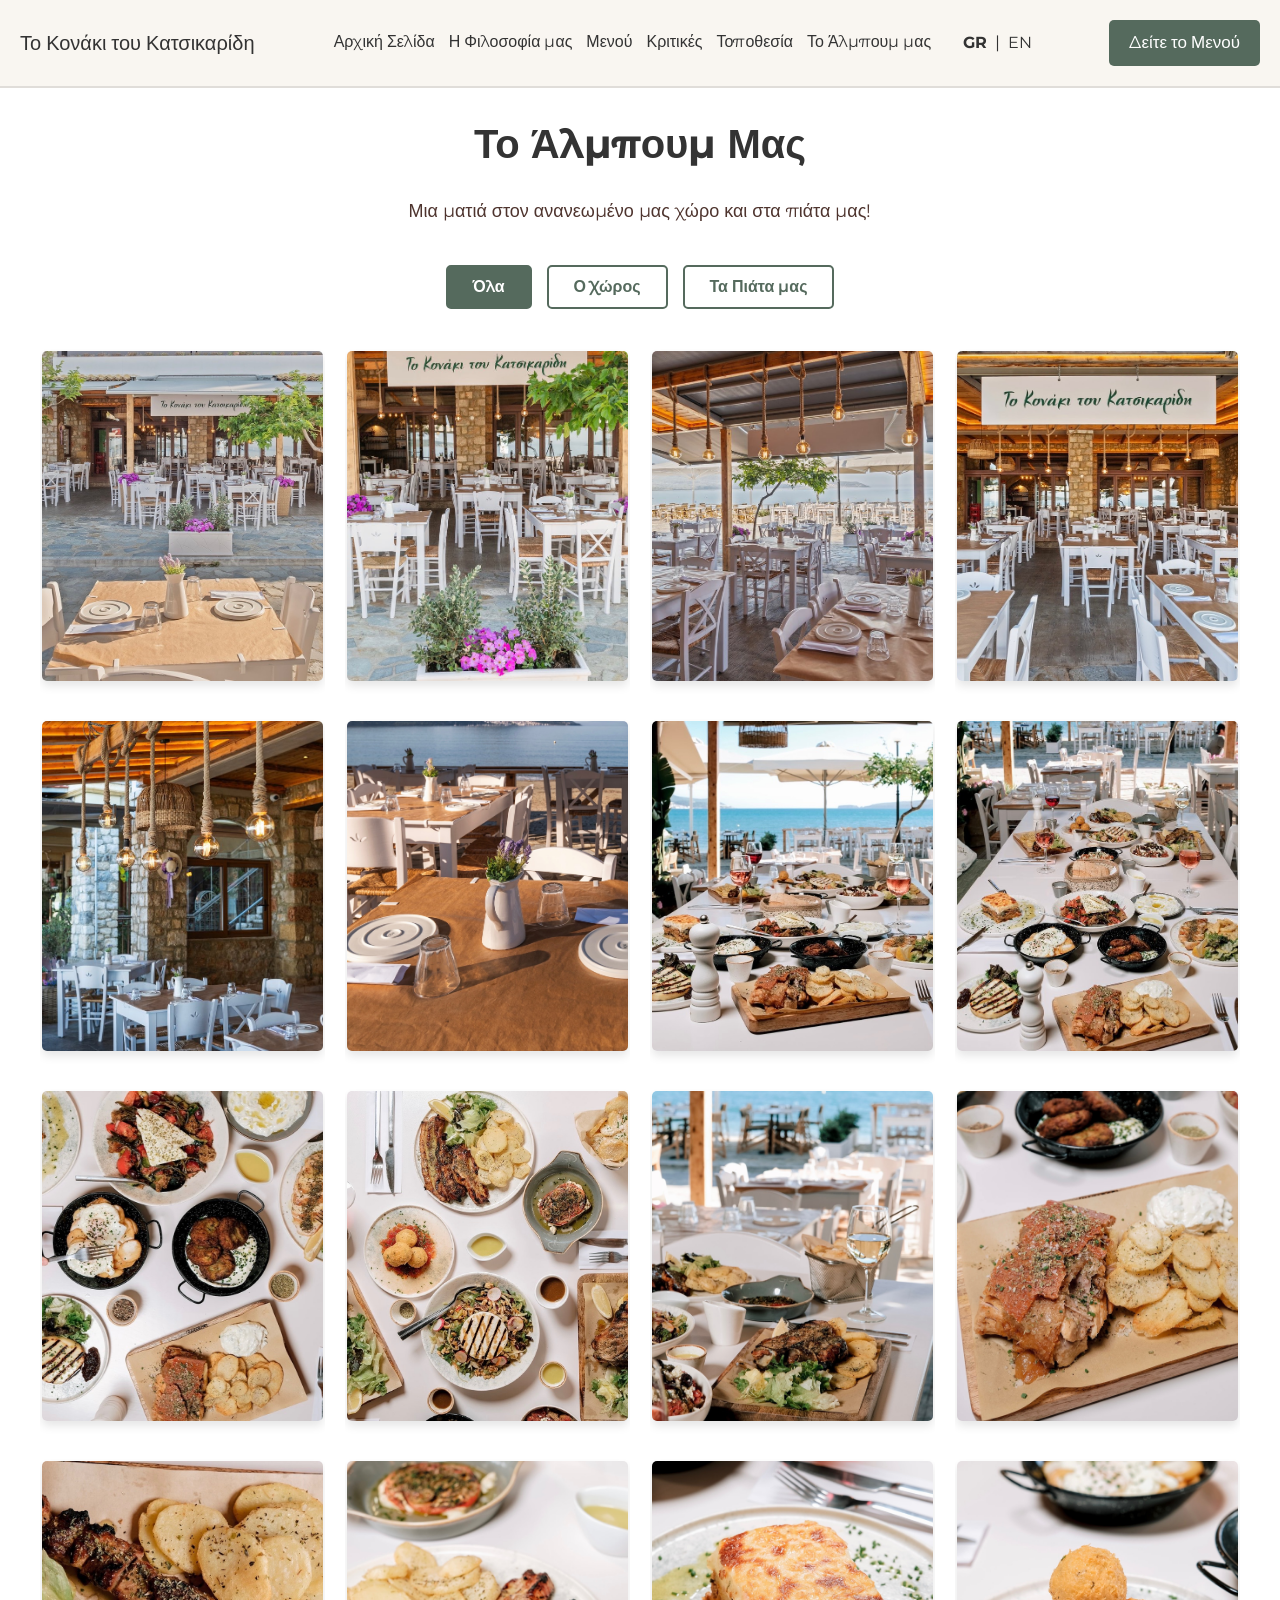
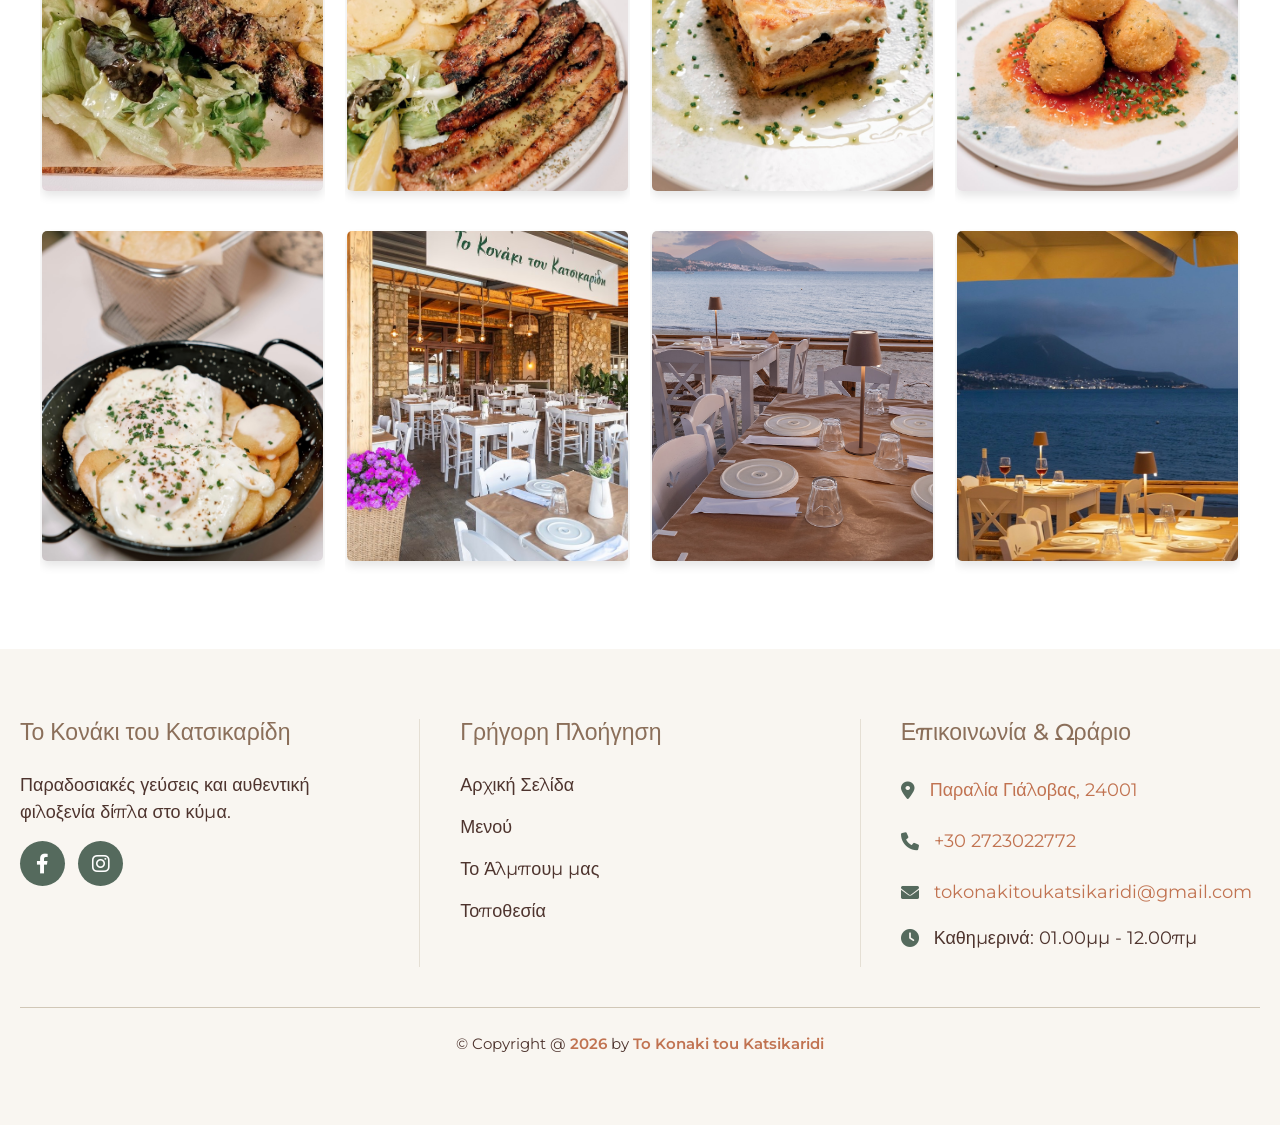
<file: album.html>
<!DOCTYPE html>
<html lang="gr">

<head>
    <meta charset="UTF-8">
    <meta name="viewport" content="width=device-width, initial-scale=1.0">
    <title data-lang-key="site_title">Το Κονάκι του Κατσικαρίδη - Album</title>

    <!-- CDN links -->
    <link rel="stylesheet" href="https://cdnjs.cloudflare.com/ajax/libs/font-awesome/6.0.0/css/all.min.css">
    <link rel="stylesheet" href="https://cdnjs.cloudflare.com/ajax/libs/bootstrap/4.6.1/css/bootstrap.min.css">

    <!-- Custom CSS file -->
    <link rel="stylesheet" href="style.css">
</head>

<body>
    <!-- header section starts -->
    <header class="header fixed-top">
        <div class="container">
            <div class="row align-items-center justify-content-between">
                <a href="index.html#home" class="logo" data-lang-key="site_title"><span> Το Κονάκι του Κατσικαρίδη</span></a>
                <nav class="nav">
                    <a href="index.html#home" data-lang-key="nav_home">Αρχική Σελίδα</a>
                    <a href="index.html#about" data-lang-key="nav_about">Η Φιλοσοφία μας</a>
                    <a href="ourmenu.html" data-lang-key="nav_menu">Μενού</a>
                    <a href="index.html#reviews" data-lang-key="nav_reviews">Κριτικές</a>
                    <a href="index.html#location" data-lang-key="nav_location">Τοποθεσία</a>
                    <a href="album.html" data-lang-key="nav_album">Album</a>
                    <div class="lang-switch">
                        <a href="#" class="lang-btn" data-lang="gr" onclick="setLanguage('gr'); return false;">GR</a> <span class="separator">|</span>
                        <a href="#" class="lang-btn" data-lang="en" onclick="setLanguage('en'); return false;">EN</a>
                    </div>
                </nav>
                <a href="ourmenu.html" class="link-btn" data-lang-key="btn_menu">Δείτε το Μενού</a>
                <div id="menu-btn" class="fas fa-bars"></div>
            </div>
        </div>
    </header>
    <!-- header section ends -->

    <!-- Album Section -->
    <section class="album-page" id="album-page" style="padding-top: 12rem; min-height: 70vh;">
        <h1 class="heading" data-lang-key="album_title">Το Άλμπουμ μας</h1>
        <p style="text-align: center; font-size: 1.8rem; color: var(--color-dark-brown); margin-bottom: 4rem;" data-lang-key="album_desc">Μια ματιά στον ανανεωμένο μας χώρο και στα πιάτα μας!</p>
       
        <!-- Filter Buttons -->
        <div class="album-filters">
            <button class="filter-btn active" data-filter="all" data-lang-key="filter_all">Όλα</button>
            <button class="filter-btn" data-filter="space" data-lang-key="filter_space">Ο Χώρος</button>
            <button class="filter-btn" data-filter="food" data-lang-key="filter_food">Τα Πιάτα μας</button>
        </div>

       <div class="photo-gallery" style="margin: 0 auto; max-width: 1200px;">
            
            <div class="gallery-item" data-category="space">
                <img src="images/IMG_0745.jpeg" alt="Το Κονάκι του Κατσικαρίδη - Εξωτερική όψη">
            </div>
            <div class="gallery-item" data-category="space">
                <img src="images/IMG_0781.jpeg" alt="Το Κονάκι του Κατσικαρίδη - Είσοδος">
            </div>
            <div class="gallery-item" data-category="space">
                <img src="images/IMG_0743.jpeg" alt="Τραπέζια δίπλα στη θάλασσα">
            </div>
            <div class="gallery-item" data-category="space">
                <img src="images/IMG_0713.jpeg" alt="Πέτρινος τοίχος και ρουστίκ φωτιστικά">
            </div>
            <div class="gallery-item" data-category="space">
                <img src="images/IMG_0780.jpeg" alt="Παραδοσιακή διακόσμηση εστιατορίου">
            </div>

           
            <div class="gallery-item" data-category="space">
                <img src="images/IMG_0708.jpeg" alt="Στρωμένο τραπέζι με θέα">
            </div>
            <div class="gallery-item" data-category="space">
                <img src="images/IMG_0774.jpeg" alt="Πλούσιο τραπέζι δίπλα στο κύμα">
            </div>
            <div class="gallery-item" data-category="space">
                <img src="images/IMG_0724.jpeg" alt="Γεύμα με θέα τη θάλασσα">
            </div>

            <div class="gallery-item" data-category="food">
                <img src="images/IMG_0727.jpeg" alt="Παρέα μοιράζεται παραδοσιακό φαγητό">
            </div>
            <div class="gallery-item" data-category="food">
                <img src="images/IMG_0726.jpeg" alt="Γεμάτο τραπέζι με μεσσηνιακά πιάτα">
            </div>
            <div class="gallery-item" data-category="food">
                <img src="images/IMG_0725.jpeg" alt="Ζουμερή μπριζόλα με θέα τη θάλασσα">
            </div>
            <div class="gallery-item" data-category="food">
                <img src="images/IMG_0718.jpeg" alt="Παραδοσιακή γουρνοπούλα">
            </div>
            <div class="gallery-item" data-category="food">
                <img src="images/IMG_0731.jpeg" alt="Χειροποίητο κοντοσούβλι">
            </div>
            <div class="gallery-item" data-category="food">
                <img src="images/IMG_0723.jpeg" alt="Ζουμερά ψητά κρέατα">
            </div>
            <div class="gallery-item" data-category="food">
                <img src="images/IMG_0721.jpeg" alt="Σπιτικό παστίτσιο">
            </div>
            <div class="gallery-item" data-category="food">
                <img src="images/IMG_0717.jpeg" alt="Τυρολουκουμάδες">
            </div>
            <div class="gallery-item" data-category="food">
                <img src="images/IMG_0719.jpeg" alt="Παραδοσιακές πατάτες με αυγά">
            </div>

            <div class="gallery-item" data-category="space">
                <img src="images/IMG_0779.jpeg" alt="Ζεστός βραδινός φωτισμός">
            </div>
            <div class="gallery-item" data-category="space">
                <img src="images/DSCF6983.jpg" alt="Τραπέζι με θέα στο ηλιοβασίλεμα">
            </div>
            <div class="gallery-item" data-category="space">
                <img src="images/IMG_0738.jpeg" alt="Ρομαντικό δείπνο δίπλα στο κύμα το σούρουπο">
            </div>
            

        </div>
    </section>

<!-- footer section starts -->
<section class="footer">
    <div class="box-container categories-layout">
        
        <!-- Brand / Social Media -->
        <div class="footer-box">
            <h3 data-lang-key="site_title">Το Κονάκι του Κατσικαρίδη</h3>
            <p data-lang-key="footer_desc">Παραδοσιακές γεύσεις και αυθεντική φιλοξενία δίπλα στο κύμα.</p>
            <div class="share">
                <a href="https://www.facebook.com/share/1BS15jGFNN/?mibextid=wwXIfr" class="fab fa-facebook-f" target="_blank"></a>
                <a href="https://www.instagram.com/to_konaki_tou_katsikaridi?igsh=MTZtYjVvM2cyajFvaA==" class="fab fa-instagram" target="_blank"></a>
            </div>
        </div>

        <div class="footer-divider"></div>
        <div class="footer-divider-mobile"></div>

        <!-- Quick Links -->
        <div class="footer-box links">
            <h3 data-lang-key="footer_links_title">Γρήγορη Πλοήγηση</h3>
            <a href="index.html#home"><span data-lang-key="nav_home">Αρχική Σελίδα</span></a>
            <a href="ourmenu.html"><span data-lang-key="nav_menu">Μενού</span></a>
            <a href="album.html"><span data-lang-key="nav_album">Album</span></a>
            <a href="index.html#location"><span data-lang-key="nav_location">Τοποθεσία</span></a>
        </div>

        <div class="footer-divider"></div>
        <div class="footer-divider-mobile"></div>

        <!-- Contact Info -->
        <div class="footer-box contact-info">
            <h3 data-lang-key="footer_contact_title">Επικοινωνία & Ωράριο</h3>
            <p><i class="fas fa-map-marker-alt"></i> <a href="https://maps.app.goo.gl/4RTwwAuMHnaNDugS8" target="_blank" class="info" data-lang-key="footer_address_text">Παραλία Γιάλοβας, 24001</a></p>
            <p><i class="fas fa-phone"></i> <a href="tel:+302723022772" class="info" data-lang-key="footer_phone_number">+30 2723022772</a></p>
            <p><i class="fas fa-envelope"></i> <a href="mailto:tokonakitoukatsikaridi@gmail.com" class="info" data-lang-key="footer_email_text">tokonakitoukatsikaridi@gmail.com</a></p>
            <p><i class="fas fa-clock"></i> <span data-lang-key="footer_hours_text">Καθημερινά: 01.00μμ - 12.00πμ</span></p>
        </div>

    </div>

    <div class="credit"> &copy; Copyright @ <span id="current-year"></span> by <span>To Konaki tou Katsikaridi</span></div>
</section>
<!-- footer section ends -->

    <!-- Lightbox Structure -->
    <div id="myLightbox" class="lightbox">
        <span class="close-btn">&times;</span>
        <img class="lightbox-content" id="lightbox-img">
    </div>

    <!-- Custom JS file link -->
    <script src="translations.js"></script>
    <script src="language.js"></script>
    <script src="script.js"></script>
</body>
</html>
</file>
<file: style.css>
@import url('https://fonts.googleapis.com/css2?family=Montserrat:wght@100;200;300;400;500;600&display=swap');

:root {
    --color-brand-green: #556a5d;
    --color-cream: #f9f6f1;
    --color-mocca: #8b6f5a;
    --color-dark-brown: #4e342e;
    --color-terracotta: #c17351;
    --color-gray: #d1c7b7;
    
   
    --bg-primary: var(--color-cream);
    --text-main: var(--color-dark-brown);
    --accent-color: var(--color-terracotta);
    --button-bg: var(--color-brand-green);
    --button-hover: var(--color-dark-brown);
    --white: #fff;
    --black: #333;
    --border: 0.2rem solid rgba(0, 0, 0, 0.1);
    --box-shadow: 0 0.5rem 1rem rgba(0, 0, 0, 0.1);
    --font-heading: 'Montserrat', sans-serif;
    --font-body: 'Montserrat', sans-serif;
}

* {
    font-family: 'Montserrat', sans-serif;
    margin: 0; padding: 0;
    box-sizing: border-box;
    outline: none; border: none;
    text-decoration: none !important;
}

*::-webkit-scrollbar {
    height: 0.5rem;
    width: 1rem;
}

*::-webkit-scrollbar-track {
    background-color: transparent;
}

*::-webkit-scrollbar-thumb {
    background-color: var(--color-gray);
}

html {
    font-size: 62.5%;
    overflow-x: hidden;
    scroll-behavior: smooth;
    scroll-padding-top: 6.5rem;
}

.link-btn {
    display: inline-block;
    padding: 1rem 3rem;
    border-radius: 0.5rem;
    background-color: var(--button-bg);
    cursor: pointer;
    font-size: 1.7rem;
    color: var(--white);
}

.link-btn:hover {
    background-color: var(--button-hover);
    color: var(--white);
}

.header {
    padding: 2rem;
    border-bottom: var(--border);
    background-color: var(--color-cream);
}

.header .logo {
    font-size: 2rem;
    color: var(--black);
}

.header .logo span {
    color: var(--color-terracotta);
}

.header .nav a {
    margin: 0 1rem;
    font-size: 1.7rem;
    color: var(--black);
}

.header .nav a:hover {
    color: var(--color-terracotta);
}

.lang-switch {
    display: inline-block;
    margin-left: 20px;
}

.lang-switch a {
    margin: 0 5px !important;
}

.lang-switch a.active {
    color: var(--color-terracotta);
}

.lang-switch .separator {
    font-size: 1.7rem;
    color: var(--black);
}

h1, h2, h3, h4 {
    font-family: var(--font-heading);
    color: var(--color-mocca);
}

#menu-btn {
    font-size: 2.5rem;
    color: var(--black);
    cursor: pointer;
    display: none;
}

.heading {
    text-align: center;
    font-size: 4rem;
    color: var(--black);
    font-weight: bolder;
    margin-bottom: 3rem;
}

.header .active {
    background-color: var(--white);
    box-shadow: var(--box-shadow);
    border: 0;
}

section {
    padding: 7rem 2rem;
}


/*HOME SECTION*/
.home {
    background: url(images/DSCF7115-Edit.jpg) no-repeat;
    background-size: cover;
    background-position: center;
}

.home .container {
    max-width: 55rem;
    width: 100%;
    padding: 2rem;
}

.home .container h3 {
    font-size: 5rem;
    color: var(--color-cream);
    padding: 1rem 0;
    justify-content: center;
    align-items: center;
    text-align: center;
}

.home .container p {
    line-height: 2;
    font-size: 1.5rem;
    color: var(--color-cream);
    padding: 1rem 0;
    margin-bottom: 1rem;
    justify-content: center;
    align-items: center;
    text-align: center;
    margin-top: 1rem;
}


/*ABOUT SECTION*/
.about .container {
    max-width: 1400px;
    width: 95%;
    background-color: #efedeb;
    padding: 3rem 4rem;
    border-radius: .5rem;
    box-shadow: var(--box-shadow);
}

.about .row {
    min-height: 50vh;
}

.about .container span{
    font-size: 4rem;
    font-style: italic;
    font-weight: 500;
    color: var(--color-mocca);
    margin-bottom: 1rem;
}

.about .container h3{
    font-size: 2.5rem;
    color: var(--black);
    margin-top: 1rem;
}

.about .container img {
    margin-bottom: 2rem;
    border-radius: 1rem;
    box-shadow: var(--box-shadow);
}

.about .container p{
    padding: 1rem 0;
    font-size: 1.8rem;
    color: var(--black);
    line-height: 2;
}


/*OUR MENU SECTION*/
.ourmenu {
    background-color: var(--white);
}

.ourmenu h1 {
    color: var(--color-mocca);
    padding: 3rem 2rem;
    margin-top: 4rem;
    padding-bottom: 4rem;
    justify-content: center;
    align-items: center;
    text-align: center;
    font-weight: 800;
    font-size: 3rem;
    font-style: italic;
    text-transform: none;
    margin-bottom: 2rem;   
}

.ourmenu .box-container {
    display: grid;
    grid-template-columns: 1fr;
    gap: 2rem;
    align-items: start;
}

.ourmenu .box-container .box {
    text-align: center;
    padding: 2rem;
    background-color: var(--color-cream);
    box-shadow: var(--box-shadow);
    border-radius: .5rem;
}

.ourmenu .box-container .box h3 {
    font-size: 3rem;
    font-weight: bold;
    text-transform: uppercase;
    font-style: italic;
    text-align: center;
    margin-top: 2rem;
    margin-bottom: 2rem;
    text-transform: none;
    padding: 1rem 0;
    color: var(--color-dark-brown);
}

.ourmenu .box-container .box p {
    font-size: 2rem;
    color: var(--color-dark-brown);
    line-height: 2;
    text-align: left;
    margin-top: 2rem;
    margin-bottom: 2rem;
}

.ourmenu .box-container .box .menu-list {
    margin-top: 2rem;
    margin-bottom: 2rem;
}

.ourmenu .box-container .box .menu-item {
    display: grid;
    grid-template-columns: 1fr auto;
    align-items: center;
    font-size: 2rem;
    color: var(--color-dark-brown);
    padding: 1rem 0;
    border-bottom: 1px dashed var(--color-gray);
    text-align: left;
}

.ourmenu .box-container .box .menu-item:last-child {
    border-bottom: none;
}

.ourmenu .box-container .box .menu-item span:first-child {
    grid-column: 1 / 2;
}

.ourmenu .box-container .box .menu-item span:nth-child(2):not(.description) {
    grid-column: 2 / 3;
    font-weight: 600;
    margin-left: 1rem;
    color: var(--color-mocca);
}

.ourmenu .box-container .box .menu-item span.description {
    grid-column: 1 / -1;
    font-size: 1.4rem;
    color: var(--color-mocca);
    margin-top: 0.5rem;
    font-weight: normal;
    line-height: 1.5;
    margin-bottom: 2rem;
}

.daily-dishes-item {
    display: flex !important;
    flex-direction: column;
    justify-content: center;
    align-items: center;
    border-bottom: none !important;
}

.daily-dishes-item span:first-child {
    margin-bottom: 1rem;
    text-align: center;
}

.daily-dishes-item span.description {
    text-align: center;
    margin-bottom: 0 !important;
}

.ourmenu h4.heading{
    font-size: 2rem;
    font-weight: bold;
    text-transform: uppercase;
    font-style: italic;
    text-align: center;
    margin-top: 2rem;
    margin-bottom: 2rem;
    text-transform: none;
    padding: 1rem 0;
    color: var(--color-dark-brown);
}

.ourmenu .box-container .box .options {
    margin-top: 2rem;
    margin-bottom: 2rem;
}

.ourmenu .box-container .box .options span.description {
    grid-column: 1 / -1;
    font-size: 1.4rem;
    color: var(--color-mocca);
    margin-top: 0.5rem;
    font-weight: normal;
    line-height: 1.5;
    margin-bottom: 2rem;
}


/*REVIEWS SECTION*/
.reviews {
    background-color: #dcd5cb;
    box-shadow: var(--box-shadow);
    border-radius: .5rem;
    margin: 2rem;
    border: 0;
    outline: 0;
    padding: 2rem;
}

.reviews h1 {
    color: var(--color-dark-brown);
}

.reviews .review-slider {
    padding-bottom: 4rem;
}

.reviews .box {
    text-align: center;
    padding: 2rem;
    background-color: var(--white);
    box-shadow: var(--box-shadow);
    border-radius: .5rem;
    height: auto;
}

.reviews .box i {
    color: var(--color-terracotta);
    font-size: 1.5rem;
    padding: 0 0.1rem;
}

.reviews .box h3 {
    font-size: 2rem;
    padding: 1rem 0;
    color: var(--black);
}

.reviews .box p {
    font-size: 1.5rem;
    color: var(--black);
    line-height: 2;
    padding: 1rem 0;
}

.swiper-pagination-bullet-active {
    background: var(--color-terracotta) !important;
}

.swiper-button-next,
.swiper-button-prev {
    color: var(--color-brand-green) !important;
    background: rgba(255, 255, 255, 0.4);
    backdrop-filter: blur(8px);
    -webkit-backdrop-filter: blur(8px);
    border-radius: 50%;
    width: 40px !important;
    height: 40px !important;
    opacity: 0;
    transition: opacity 0.3s ease, background 0.3s ease;
}

.swiper-button-next::after,
.swiper-button-prev::after {
    font-size: 1.8rem !important;
    font-weight: bold;
}

.review-slider:hover .swiper-button-next,
.review-slider:hover .swiper-button-prev {
    opacity: 1;
}

.swiper-button-next:hover,
.swiper-button-prev:hover {
    background: rgba(255, 255, 255, 0.7);
}



/*LOCATION SECTION*/
.location h1 {
    color: var(--color-mocca);
}

.location .container {
    display: grid;
    grid-template-columns: repeat(auto-fit, minmax(25rem, 1fr));
    gap: 2rem;
}


/*FOOTER SECTION*/
.footer {
    background-color: var(--color-cream); 
}

.footer .categories-layout {
    display: grid;
    grid-template-columns: 1fr auto 1fr auto 1fr; 
    gap: 3rem; 
    align-items: flex-start; 
    text-align: left; 
}

.footer-divider {
    width: 1px; 
    background-color: var(--color-gray); 
    height: 100%; 
    min-height: 200px;
    opacity: 0.5; 
    margin: 0 1rem;
}

.footer-divider-mobile {
    display: none;
}

.footer .categories-layout .footer-box h3 {
    font-size: 2.3rem;
    color: var(--color-mocca);
    margin-bottom: 2.5rem;
    justify-content: flex-start;
    min-height: auto;
}

/* text and links */
.footer .categories-layout .footer-box p {
    font-size: 1.8rem;
    color: var(--color-dark-brown);
    margin-bottom: 1.5rem;
    display: flex;
    align-items: center;
    gap: 1.5rem;
}

.footer .categories-layout .footer-box p i {
    color: var(--color-brand-green);
    font-size: 1.8rem;
    margin-top: 0;
}

/* Quick Links */
.footer .categories-layout .footer-box.links a {
    font-size: 1.8rem;
    color: var(--color-dark-brown);
    margin-bottom: 1.5rem;
    display: block; 
    transition: 0.3s;
}

.footer .categories-layout .footer-box.links a:hover {
    color: var(--color-terracotta);
    transform: translateX(5px); 
}

/* Social Media Buttons */
.footer .categories-layout .footer-box .share {
    margin-top: 1.5rem;
}

.footer .categories-layout .footer-box .share a {
    height: 4.5rem;
    width: 4.5rem;
    line-height: 4.5rem;
    border-radius: 50%;
    font-size: 2rem;
    color: var(--white);
    background-color: var(--color-brand-green);
    margin-right: 1rem;
    text-align: center;
    display: inline-block;
    transition: 0.3s ease;
}

.footer .categories-layout .footer-box .share a:hover {
    background-color: var(--color-terracotta);
}

/* links footer */
.footer .categories-layout .footer-box p a.info {
    text-decoration: none;
    color: var(--color-terracotta);
    line-height: 2;
    font-size: 1.8rem;
    text-decoration: underline var(--color-terracotta);
    text-underline-offset: 5px;
    text-decoration-thickness: 2px;
}
.footer .categories-layout .footer-box p a.info:hover {
    text-decoration: underline var(--color-brand-green);
}

.footer .credit {
    text-align: center;
    border-top: 1px solid var(--color-gray); 
    padding-top: 2.5rem;
    margin-top: 4rem;
    font-size: 1.5rem;
    color: var(--color-dark-brown);
}

.footer .credit span {
    color: var(--color-terracotta); 
    font-weight: 600; 
}


@media (max-width: 768px) {
    .footer .categories-layout {
        grid-template-columns: 1fr !important; 
        text-align: center !important;
        gap: 3rem;
    }
    
    .footer-divider {
        display: none !important; 
    }
    
    .footer-divider-mobile {
        display: block;
        height: 1px;
        width: 60%; 
        background-color: var(--color-gray);
        margin: 0 auto; 
        opacity: 0.5;
    }

    .footer .categories-layout .footer-box {
        align-items: center !important;
    }
    
    .footer .categories-layout .footer-box h3 {
        justify-content: center !important;
        text-align: center;
    }
    
    .footer .categories-layout .footer-box p {
        justify-content: center !important;
        text-align: center;
    }
}



/* Media queries */
@media (max-width: 1200px) {
    html {
        font-size: 55%;
    }

    .header .link-btn {
        display: none;
    }

    #menu-btn {
        display: inline-block;
        transition: 0.2s linear;
    }

    #menu-btn.fa-times {
        transform: rotate(180deg);
    }

    section {
        padding: 5rem 2rem;
    }

    .header .nav {
        display: flex;
        position: absolute;
        top: 99%; left: 0; right: 0;
        background-color: var(--color-cream);
        color: var(--color-dark-brown);
        border-top: var(--border);
        border-bottom: var(--border);
        padding: 1rem 0;
        text-align: center;
        flex-flow: column;
        align-items: center;
        clip-path: polygon(0 0, 100% 0, 100% 0, 0 0);
        transition: 0.2s linear;
    }

    .header .nav a:hover {
        color: var(--color-terracotta);
    }

    .header .nav.active {
        clip-path: polygon(0 0, 100% 0, 100% 100%, 0 100%);
    }

    .header .nav a {
        margin: 1rem 0;
        font-size: 2rem;
    }

    .lang-switch {
        margin-left: 0;
        margin-top: 1rem;
        margin-bottom: 1rem;
    }

    .home {
       background-position: center;
    }

    .home .content {
        width: auto;
    }

    .footer {
        text-align: center;
        font-size: 1.5rem;
        padding: 3rem 2rem;
    }

    .footer .box-container .box{
        height: auto;
        width: 100%;
    }

    .footer .box-container .box .map {
        height: 100%;
        width: 100%;
        margin-bottom: 2rem;
    }

    .footer .box-container .box .map iframe{
        height: 100%;
        width: 80%;
        margin-bottom: 2rem;
    }
    
}

@media (max-width: 768px) {
    section {
        padding: 3rem 1rem;
    }

    .home .min-vh-100 {
        min-height: 50vh !important;
    }
}

@media (max-width: 450px) {
    html {
        font-size: 50%;
    }

    .home .content h3 {
        font-size: 4rem;
    }

    .home .min-vh-100 {
        min-height: 60vh !important;
    }
   
    .heading {
        font-size: 3rem;
    }

    .footer {
        text-align: center;
    }

    .footer .box-container {
        grid-template-columns: repeat(auto-fit, minmax(13rem, 1fr));
        gap: 2rem;
        justify-content: center;
        align-items: stretch;
    }
}




/* photos atmosphere & menu */

/* home page gallery */
.photo-gallery {
    display: grid;
    grid-template-columns: repeat(auto-fit, minmax(28rem, 1fr));
    gap: 2rem;
    margin: 2rem;
}

.atmosphere-container {
    background-color: #faf5ef;
    padding: 2rem;
    margin: 2rem;
    border-radius: .5rem;
    box-shadow: var(--box-shadow);
    border: 0;
    outline: 0;    
}

.photo-gallery .gallery-item {
    width: 100%;
    height: 80rem;
    background-color: var(--white);
    border-radius: .5rem;
    box-shadow: var(--box-shadow);
    padding: 10px;
    overflow: hidden;
}

.photo-gallery .gallery-item img {
    width: 100%;
    height: 100%;
    object-fit: cover;
    object-position: center;
    border-radius: .3rem;
    cursor: pointer;
    transition: transform 0.3s ease;
}

.photo-gallery .gallery-item img:hover {
    transform: scale(1.05);
}

/* lightbox for click on photos */
.lightbox {
    display: none;
    position: fixed;
    z-index: 9999;
    left: 0;
    top: 0;
    width: 100%;
    height: 100%;
    background-color: rgba(0,0,0,0.85);
    align-items: center;
    justify-content: center;
    overflow: hidden;
}

.lightbox-content {
    max-width: 80%;
    max-height: 90%;
    border-radius: .5rem;
    box-shadow: 0 0 2rem rgba(0,0,0,0.5);
}

.close-btn {
    position: absolute;
    top: 2rem;
    right: 4rem;
    color: #fff;
    font-size: 5rem;
    font-weight: 300;
    cursor: pointer;
    transition: 0.3s;
}

.close-btn:hover {
    color: var(--color-terracotta);
}

/* menu images */
.menu-hero {
    width: 100%;
    padding: 0 2rem;
    margin-bottom: 4rem;
}

.menu-hero img {
    width: 100%;
    height: 45vh;
    object-fit: cover;
    border-radius: .5rem;
    box-shadow: var(--box-shadow);
}

.menu-divider-img {
    width: 100%;
    margin: 2rem 0;
}

.menu-divider-img img {
    width: 100%;
    height: 40vh;
    object-position: center top;
    object-fit: cover;
    border-radius: .5rem;
    box-shadow: var(--box-shadow);
}

@media (max-width: 768px) {
    .photo-gallery .gallery-item {
        height: 25rem;
    }

    .photo-gallery .gallery-item img.zoom-wine {
        object-position: 70% 85%;
        transform: scale(1.8);
        transform-origin: 70% 85%;
    }

    .photo-gallery .gallery-item img.zoom-view {
        transform: scale(1.2);
        transform-origin: 50% 50%;
    }

    .photo-gallery .gallery-item img.zoom-atmos {
        transform: scale(1.8);
        transform-origin: 50% 50%;
    }

    .menu-hero img, 
    .menu-divider-img img {
        height: 30vh;
    }
}

/* Our Album page */
.album-page .gallery-item {
    height: 35rem;  
    padding: 2px;
    background-color: transparent; 
    box-shadow: none; 
}

.album-page .gallery-item img {
    width: 100%;
    height: 100%;    
    object-fit: cover; 
    object-position: center 70%; 
    border-radius: .5rem;
    max-height: 330px;
    box-shadow: var(--box-shadow); 
    transition: transform 0.3s ease;
}

@media (max-width: 768px) {
    .album-page .gallery-item {
        height: auto;
    }
    .album-page .gallery-item img {
        height: auto;
        max-height: none;
    }
}

/* Album Filters */
.album-filters {
    display: flex;
    justify-content: center;
    gap: 1.5rem;
    flex-wrap: wrap;
    margin-bottom: 4rem;
}

.filter-btn {
    padding: 0.8rem 2.5rem;
    border: 2px solid var(--color-brand-green);
    background: transparent;
    color: var(--color-brand-green);
    font-size: 1.6rem;
    font-weight: 600;
    border-radius: 0.5rem;
    cursor: pointer;
    transition: all 0.3s ease;
    font-family: var(--font-heading);
}

.filter-btn:hover, 
.filter-btn.active {
    background: var(--color-brand-green);
    color: var(--white);
}

/* hide photos */
.gallery-item.hide {
    display: none;
}

/* NAVBAR */
.header .container {
    max-width: 1400px; 
}

.header .nav a {
    margin: 0 0.7rem; 
    font-size: 1.6rem; 
}

.link-btn {
    padding: 1rem 2rem; 
}
</file>
